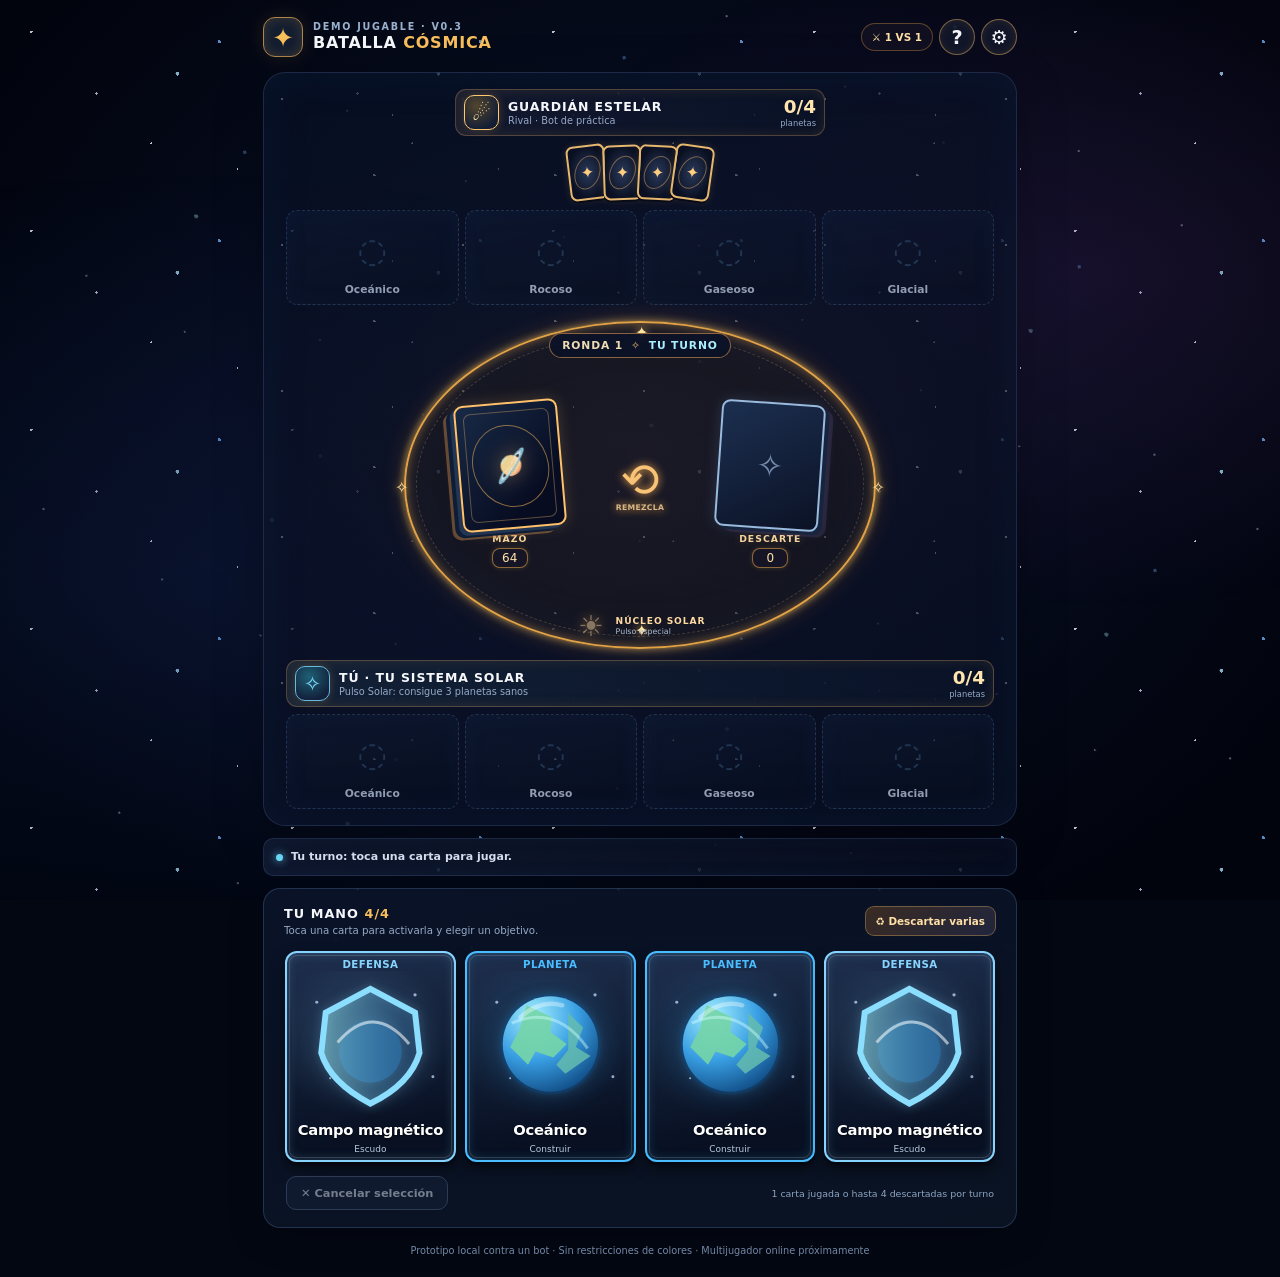
<file: index.html>
<!doctype html>
<html lang="es">
<head>
  <meta charset="utf-8" />
  <meta name="viewport" content="width=device-width, initial-scale=1, viewport-fit=cover" />
  <meta name="theme-color" content="#030714" />
  <meta name="description" content="Prototipo jugable de cartas espaciales 1 contra 1, con meteoritos, planetas y estrellas fugaces." />
  <title>Batalla Cósmica · Prototipo 1 vs 1</title>
  <style>
:root{
  color-scheme:dark;--bg:#030712;--ink:#f6f7fb;--muted:#96a9c7;--gold:#f9bf5c;--gold-soft:#ffe4ae;
  --outline:rgba(244,194,113,.4);--line:rgba(131,171,230,.22);--panel:#0a1329e8;
  font-family:Inter,ui-sans-serif,system-ui,-apple-system,BlinkMacSystemFont,"Segoe UI",sans-serif;
}
*{box-sizing:border-box}
html{min-height:100%;background:var(--bg);scroll-behavior:smooth}
body{min-height:100vh;margin:0;color:var(--ink);overflow-x:hidden}
button{font:inherit;color:inherit;cursor:pointer;-webkit-tap-highlight-color:transparent}
button:focus-visible{outline:2px solid #fff;outline-offset:4px}
button:disabled{cursor:not-allowed;opacity:.49}
.hidden{display:none!important}
.universe,.universe>div{position:fixed;inset:0;pointer-events:none}
.universe{z-index:-1;overflow:hidden;background:radial-gradient(ellipse at 50% 44%,#0c1832 0%,#060b1c 45%,#01040d 85%)}
.stars{opacity:.75;background-image:radial-gradient(1.3px 1.3px at 12% 16%,#fff 98%,transparent),radial-gradient(1.7px 1.7px at 84% 21%,#79baff 98%,transparent),radial-gradient(1px 1px at 58% 72%,#fff 98%,transparent),radial-gradient(1.2px 1.2px at 37% 47%,#e7d5ff 98%,transparent),radial-gradient(2px 2px at 68% 37%,#b0e7ff 98%,transparent),radial-gradient(.9px .9px at 91% 85%,#fff 98%,transparent);background-size:261px 199px;animation:drift 110s linear infinite}
.stars-near{background-size:391px 313px;opacity:.35;animation-duration:160s;transform:rotate(-14deg)}
.nebula-a{background:radial-gradient(ellipse at 15% 65%,#1b357a36,transparent 50%),radial-gradient(ellipse at 86% 30%,#71348a29,transparent 38%)}
.nebula-b{background:radial-gradient(ellipse at 50% 50%,#c47c3820,transparent 37%)}
@keyframes drift{to{background-position:261px 199px}}
@keyframes floaty{0%,100%{transform:translateY(0)}50%{transform:translateY(-5px)}}
@keyframes pulse{0%,100%{box-shadow:0 0 11px #ffb44a82,0 0 22px #e17a3160}50%{box-shadow:0 0 20px #ffdd8fd9,0 0 34px #e19b4d85}}
@keyframes spin{to{transform:rotate(360deg)}}
@keyframes flash{0%,100%{opacity:.7}50%{opacity:1}}
.shell{width:min(100%,790px);padding:12px 14px max(15px,env(safe-area-inset-bottom));margin:0 auto;display:flex;flex-direction:column;gap:10px;min-height:100dvh}
.top-bar{display:flex;align-items:center;justify-content:space-between;gap:10px;min-height:46px}
.game-id{display:flex;align-items:center;gap:10px;min-width:0}.game-id-mark{height:40px;width:40px;display:grid;place-items:center;border:1px solid #af864a;border-radius:12px;font-size:1.65rem;color:var(--gold);box-shadow:inset 0 0 12px #f9b63c2c,0 0 20px #f6b8501e;background:#141e31}
.game-type{display:block;color:#9ab1cf;font-size:.6rem;letter-spacing:.18em;font-weight:800;white-space:nowrap}.game-id h1{font-size:1rem;line-height:1.2;letter-spacing:.05em;margin:1px 0 0;white-space:nowrap}.game-id em{color:var(--gold);font-style:normal}
.top-actions{display:flex;align-items:center;gap:6px}.mode-pill{padding:7px 10px;border:1px solid #bd843f70;border-radius:100px;color:#ffe1a5;font-size:.65rem;font-weight:900;white-space:nowrap;background:#18152596}.icon-button{border-radius:50%;width:36px;height:36px;background:#13192dd9;border:1px solid #dbaa618a;box-shadow:inset 0 0 8px #f0a53c19;font-size:1.2rem;font-weight:750;display:grid;place-items:center}.icon-button:hover{border-color:var(--gold-soft);background:#332015}
.play-field{position:relative;display:flex;flex-direction:column;gap:6px;border-radius:22px;border:1px solid #263554b8;padding:10px 10px 12px;background:linear-gradient(170deg,#081127ab,#0c1124bb 48%,#0a1127ad);box-shadow:inset 0 0 40px #0a2e5035,0 14px 50px #0004;overflow:hidden}
.play-field::before{content:"";position:absolute;inset:0;pointer-events:none;opacity:.28;background-image:radial-gradient(1px 1px at 10% 18%,#fff 99%,transparent),radial-gradient(1px 1px at 71% 29%,#fff 99%,transparent),radial-gradient(1.2px 1.2px at 61% 70%,#fff 99%,transparent);background-size:181px 146px}
.play-field>*{position:relative}
.combatant{display:flex;flex-direction:column;gap:7px}
.nameplate{display:flex;align-items:center;gap:9px;padding:5px 8px;border-radius:11px;background:linear-gradient(90deg,#151b31e3,#0a1428a1);border:1px solid #ae84576d;box-shadow:inset 0 0 13px #d69d3620}
.rival-nameplate{margin:0 auto;width:min(100%,370px)}
.my-nameplate{background:linear-gradient(90deg,#14243ade,#0a1428d8)}
.portrait{display:grid;place-items:center;flex:none;width:35px;height:35px;border-radius:10px;border:1px solid #ffc86e;background:radial-gradient(circle at 35% 30%,#51452e,#131e35 75%);color:var(--gold-soft);font-size:1.3rem;box-shadow:0 0 8px #f0ad4840}
.my-nameplate .portrait{color:#83d8ff;border-color:#66badd;background:radial-gradient(circle at 40% 30%,#1e6175,#13213c 75%)}
.name-meta{display:flex;flex:1;flex-direction:column;gap:1px;min-width:0}.name-meta strong{font-size:.78rem;letter-spacing:.07em;overflow:hidden;text-overflow:ellipsis;white-space:nowrap}.name-meta span{color:var(--muted);font-size:.61rem;white-space:nowrap;overflow:hidden;text-overflow:ellipsis}
.planet-score{text-align:right;display:flex;flex-direction:column;white-space:nowrap}.planet-score b{font-size:1.15rem;color:var(--gold-soft);line-height:1.1}.planet-score small{font-size:.52rem;color:var(--muted)}
.opponent-hand{height:52px;display:flex;justify-content:center;align-items:center;padding:1px 0 3px}
.enemy-mini-card{height:47px;width:34px;margin:0 -2px;border:2px solid #e6b76f;background:radial-gradient(ellipse at center,#2a3959 0%,#0a1022 74%);border-radius:7px;box-shadow:0 2px 0 #080b16,0 0 9px #ffc36325;position:relative;transform:rotate(var(--r));animation:floaty 5s ease-in-out infinite}
.enemy-mini-card:before{content:"";position:absolute;inset:8px 5px;border:1px solid #cc9a5e8c;border-radius:50%;transform:rotate(26deg)}
.enemy-mini-card:after{content:"✦";position:absolute;inset:0;display:grid;place-items:center;color:#ffce80;font-size:1rem}
.planet-lane{display:grid;grid-template-columns:repeat(4,minmax(0,1fr));gap:6px}
.orbit-slot{min-width:0;position:relative;display:flex;flex-direction:column;align-items:center;justify-content:center;gap:2px;border-radius:11px;padding:5px 3px;border:1px solid rgba(115,160,215,.34);background:linear-gradient(165deg,#12203a96,#080f20b0);min-height:77px;box-shadow:inset 0 0 19px #142c533d;overflow:hidden}
.orbit-slot:disabled{opacity:1;cursor:default}.orbit-slot.empty{border-style:dashed;opacity:.68}.orbit-slot.empty:disabled{opacity:.68}.orbit-slot.occupied{border-color:color-mix(in srgb,var(--planet-color) 45%,#214264);box-shadow:inset 0 0 15px color-mix(in srgb,var(--planet-color) 12%,transparent)}
.orbit-slot.target{cursor:pointer!important;opacity:1!important;border:2px solid #ffd37a;background:#27212ddc;animation:pulse 1.7s ease-in-out infinite}
.planet-art{height:47px;width:100%;display:flex;align-items:center;justify-content:center;position:relative}.planet-art svg{height:100%;max-width:78px;width:100%;filter:drop-shadow(0 0 5px color-mix(in srgb,var(--planet-color) 35%,transparent))}.slot-empty-icon{font-size:2.1rem;line-height:1;color:#42658a;opacity:.65}
.slot-name{font-size:.57rem;color:#d3e0f6;line-height:1.1;font-weight:750;text-align:center}.slot-markers{position:absolute;top:3px;right:3px;font-size:.7rem;line-height:1;display:flex;gap:1px;z-index:1}.slot-damage{position:absolute;left:22%;right:22%;top:28%;height:2px;background:#ff7a4d;transform:rotate(-40deg);box-shadow:0 0 6px #ff6b32}
.cosmic-circle{isolation:isolate;position:relative;width:min(100%,490px);height:clamp(220px,62vw,340px);margin:5px auto 0;display:flex;flex-direction:column;align-items:center;justify-content:space-between;padding:17px 14px 12px}
.cosmic-halo{position:absolute;inset:4px;z-index:-1;border-radius:50%;background:radial-gradient(ellipse at center,#713c1c19 0%,#261d1752 54%,transparent 77%);box-shadow:inset 0 0 60px #e2a14f17}
.orbit-ring{position:absolute;pointer-events:none;z-index:-1;border:2px solid #feb74ce0;border-radius:50%;inset:5px 9px;box-shadow:0 0 9px #ffcb6899,inset 0 0 11px #c98d4390,0 0 24px #ff9a3232}
.ring-inner{inset:17px 21px;border:1px dashed #ffd47d33;box-shadow:none;animation:spin 90s linear infinite}
.orbit-stars{position:absolute;inset:0;pointer-events:none;z-index:1;color:#ffe5a1}.orbit-stars span{position:absolute;text-shadow:0 0 10px #ffbe50;animation:flash 2s ease-in-out infinite}.orbit-stars span:nth-child(1){top:2%;left:49%}.orbit-stars span:nth-child(2){top:48%;right:0}.orbit-stars span:nth-child(3){bottom:4%;left:49%}.orbit-stars span:nth-child(4){top:48%;left:0}
.cosmic-heading{display:flex;align-items:center;gap:8px;font-weight:900;font-size:.67rem;letter-spacing:.08em;color:#ecdbb5;background:#0c1328ed;border:1px solid #b77f47bd;border-radius:20px;padding:5px 12px;z-index:2}
.round-separator{color:#fbc87b}.battle-label{color:#a9efff}.battle-label.enemy-turn{color:#ffc38f}.battle-label.game-over{color:#e2e7f2}
.piles-row{width:100%;display:grid;grid-template-columns:minmax(0,1fr) 55px minmax(0,1fr);align-items:center;justify-items:center;gap:2px;flex:1;min-height:0;margin:2px 0 0}
.pile{border:0;background:none;display:flex;flex-direction:column;align-items:center;justify-content:center;gap:4px;min-width:0;padding:0}.pile:disabled{opacity:1}.pile strong{font-size:.58rem;letter-spacing:.11em;font-weight:900;text-shadow:0 0 10px #e9b86844;color:#f7d59b}.pile-art{width:clamp(68px,20vw,104px);height:clamp(89px,25vw,127px);border-radius:9px;position:relative;display:flex;align-items:center;justify-content:center;transition:transform .2s ease}.pile:hover .pile-art{transform:translateY(-2px)}
.pile-back-art{transform:rotate(-5deg);border:2px solid #ffc16b;background:linear-gradient(135deg,#182a47,#070c21 75%);box-shadow:-4px 3px 0 #223553,-8px 5px 0 #0e1d35,-11px 7px 0 #b67c4680,0 0 16px #ffc66d33}
.pile-back-art::before{content:"";position:absolute;inset:7px;border:1px solid #c89d6370;border-radius:7px}.cosmic-back{display:grid;place-items:center;color:#ffda9c;border:1px solid #ffbf5c80;border-radius:50%;width:75%;height:68%;transform:rotate(-24deg)}.cosmic-back-orbit{font-size:2.1rem;filter:drop-shadow(0 0 10px #ffc46d60)}
.pile-front-art{transform:rotate(4deg);background:linear-gradient(150deg,#1c2f50,#0b1225);border:2px solid #99bbdf;box-shadow:4px 3px 0 #17243e,8px 5px 0 #50406e55,0 0 15px #8dbeff29;overflow:hidden}.pile-front-art.has-card{border-color:var(--discard-accent,#8bace1);background:#101a2a}.pile-front-art svg{height:100%;width:100%}.pile-front-art .discard-card-name{position:absolute;bottom:2px;left:0;right:0;padding:2px;font-size:.48rem;background:#070d1acb;text-align:center;font-weight:850;color:#f8f6f2}.pile-front-art .discard-art{height:100%;width:100%;display:grid;place-items:center}.empty-discard{font-size:2rem;color:#768cae}
.count-badge{min-width:36px;display:grid;place-items:center;border:1px solid #aa7a3ed1;color:#ffe3aa;font-size:.75rem;border-radius:8px;background:#151525;padding:2px 7px;box-shadow:0 0 5px #f5bd5130}
.cycle-mark{align-self:center;display:flex;flex-direction:column;align-items:center;gap:0;color:#f8c377;text-shadow:0 0 8px #ffb24f}.cycle-mark span{font-size:2.9rem;line-height:1;animation:spin 18s linear infinite}.cycle-mark small{font-size:.48rem;letter-spacing:.04em;color:#d9b888;font-weight:850}
.solar-dock{display:flex;align-items:center;justify-content:center;gap:8px;z-index:2;color:#ffdba2}.sun-button{border:0;background:none;padding:0;width:33px;height:33px;display:grid;place-items:center;opacity:.7}.sun-button.ready{opacity:1;animation:pulse 1.8s infinite;border-radius:50%}.sun-button.used{filter:grayscale(1);opacity:.35}.sun-disc{font-size:1.8rem;text-shadow:0 0 12px #ffb853}.solar-dock>div{display:flex;flex-direction:column;gap:1px}.solar-dock b{font-size:.57rem;letter-spacing:.1em}.solar-dock span:not(.sun-disc){font-size:.49rem;color:#afbed1}
.reshuffle-notice{position:absolute;z-index:6;top:44%;left:50%;width:90%;max-width:310px;transform:translate(-50%,-50%) scale(.93);background:#1a1732f5;color:#ffe4a2;border:1px solid #f6c567;box-shadow:0 0 25px #ffb23c7f;border-radius:14px;padding:12px;text-align:center;font-size:.82rem;font-weight:800;opacity:0;pointer-events:none}
.cosmic-circle.reshuffling .reshuffle-notice{animation:notice 1.1s ease-in-out forwards}.cosmic-circle.reshuffling .pile-art{animation:reshuffle 1.1s ease-in-out}.cosmic-circle.reshuffling .cycle-mark span{animation:spin .35s linear infinite}
@keyframes notice{0%{opacity:0;transform:translate(-50%,-50%) scale(.85)}25%,75%{opacity:1;transform:translate(-50%,-50%) scale(1)}100%{opacity:0;transform:translate(-50%,-50%) scale(1.05)}}
@keyframes reshuffle{0%{filter:brightness(1);transform:translateX(0) rotate(0)}40%{filter:brightness(2);transform:translateX(18px) rotate(15deg)}75%{transform:translateX(-9px) rotate(-18deg)}100%{transform:translateX(0) rotate(0)}}
.status-line{display:flex;align-items:center;gap:8px;padding:8px 12px;background:linear-gradient(95deg,#111b32e8,#0a1024cf);border:1px solid #32466889;border-radius:10px;min-height:38px;box-shadow:inset 0 0 16px #25477a19}.status-dot{height:7px;width:7px;background:#6ce0ff;border-radius:100%;box-shadow:0 0 8px #69cfff}.status-line #message{color:#e1edff;font-size:.69rem;font-weight:650;line-height:1.35}
.hand-panel{padding:11px 11px 10px;background:linear-gradient(165deg,#0a1429e8,#0b1424ef);border:1px solid #35496b9e;border-radius:17px;box-shadow:0 8px 34px #0004}
.hand-head{display:flex;justify-content:space-between;align-items:center;gap:8px}.hand-head h2{font-size:.8rem;letter-spacing:.08em;margin:0}.hand-head p{margin:3px 0 0;color:var(--muted);font-size:.64rem}.hand-count{color:var(--gold)}
.discard-mode-button{padding:8px 10px;color:#ffe0a7;font-size:.65rem;white-space:nowrap;font-weight:800;background:linear-gradient(140deg,#3a2b23,#20253d);border:1px solid #b58d5480;border-radius:9px}.discard-mode-button.active{color:#a6f3ff;border-color:#81dafa}
.hand{display:grid;grid-template-columns:repeat(4,minmax(0,1fr));align-items:end;gap:9px;min-height:196px;padding:15px 1px 7px}
.game-card{position:relative;display:flex;flex-direction:column;align-items:stretch;justify-content:space-between;min-width:0;width:100%;height:174px;border-radius:12px;padding:5px;border:2px solid var(--accent);color:#f3f7ff;background:linear-gradient(170deg,#1e2f4e,#081022 85%);box-shadow:0 3px 0 #050811,0 7px 14px #0008,inset 0 0 12px color-mix(in srgb,var(--accent) 23%,transparent);transition:transform .22s ease,box-shadow .22s ease,border-color .22s ease;overflow:visible;isolation:isolate}
.game-card:before{content:"";position:absolute;inset:2px;border-radius:8px;border:1px solid #ffffff25;pointer-events:none}.game-card .card-kind{display:block;min-height:13px;line-height:1.2;color:var(--accent);font-size:.55rem;font-weight:850;text-transform:uppercase;white-space:nowrap;overflow:hidden;letter-spacing:.035em}
.card-illustration{display:grid;place-items:center;flex:1;min-height:0;width:100%;border-radius:5px;overflow:hidden;background:radial-gradient(ellipse at 45% 45%,color-mix(in srgb,var(--accent) 18%,transparent),transparent 72%)}.card-illustration svg{height:100%;width:100%;filter:drop-shadow(0 0 5px color-mix(in srgb,var(--accent) 35%,transparent))}
.card-name{display:grid;place-items:center;min-height:28px;color:#fff;text-shadow:0 1px 2px #0009;font-size:.77rem;font-weight:900;line-height:1.06;text-align:center;letter-spacing:-.017em}
.card-bottom{font-size:.56rem;line-height:1.2;text-align:center;color:#b9cbe2;white-space:nowrap;text-overflow:ellipsis;overflow:hidden}
.game-card:hover:not(:disabled){transform:translateY(-6px)}.game-card.selected{z-index:4;transform:translateY(-11px) scale(1.035)!important;border-color:#ffe0a1!important;box-shadow:0 0 0 2px #c88c3b,0 0 15px #ffd78de0,0 0 33px #f1a5429c,0 7px 13px #0008;animation:selectedShine 2.4s ease-in-out infinite}
.game-card.selected::after{content:"✦";position:absolute;left:-8px;top:-16px;color:#fff0b1;text-shadow:0 0 8px #ffc042,5px 130px 8px #ffd978;font-size:1.1rem;animation:floaty 2s infinite;pointer-events:none}
@keyframes selectedShine{0%,100%{box-shadow:0 0 0 2px #c88c3b,0 0 15px #ffd78de0,0 0 33px #f1a5429c,0 7px 13px #0008}50%{box-shadow:0 0 0 2px #ffe1a1,0 0 26px #ffdc9bef,0 0 46px #f1a542a8,0 7px 13px #0008}}
.game-card.discard-selected{transform:translateY(-9px);border-color:#fbe49f!important;box-shadow:0 0 20px #ffcf697f}.game-card.discard-selected:after{content:"✓";position:absolute;right:-3px;top:-12px;background:#ffc45f;color:#17213a;font-size:.78rem;padding:3px 6px;border-radius:50%}
.hand-actions{display:flex;justify-content:space-between;align-items:center;gap:8px;padding:7px 2px 0;min-height:39px}.action-footnote{color:#8da4c3;font-size:.59rem;text-align:right}
.button{padding:9px 14px;font-size:.71rem;font-weight:900;border-radius:10px;border:1px solid #53698a}.button.secondary{background:#17233b;color:#e5effc}.button.primary{background:linear-gradient(145deg,#ffe1a0,#c98735);color:#191420;border-color:#ffc966;box-shadow:0 0 17px #d99b3e4a}
.discard-actions{display:flex;flex-direction:column;gap:8px;margin-top:6px}.discard-top,.discard-buttons{display:flex;align-items:center;justify-content:space-between;gap:8px}.discard-top span{font-size:.69rem;color:#f5d7a1}.text-button{background:none;border:none;color:#92d8ff;font-size:.65rem;text-decoration:underline}.discard-buttons .button{flex:1}
.footer{text-align:center;padding:4px 8px;color:#7387a5;font-size:.61rem;line-height:1.5}
.effects-layer{position:fixed;inset:0;z-index:200;pointer-events:none;overflow:hidden}.projectile{position:absolute;z-index:201;font-size:3rem;filter:drop-shadow(0 0 13px #f5b053);pointer-events:none;will-change:transform}.impact-ring{position:absolute;width:60px;height:60px;border:4px solid #ffe3a1;border-radius:50%;box-shadow:0 0 22px #ffa94d;pointer-events:none}
.toast{position:fixed;left:50%;top:11%;z-index:300;transform:translate(-50%,-18px);min-width:190px;max-width:min(90%,440px);padding:11px 16px;text-align:center;border-radius:12px;background:#18203af5;border:1px solid #ffc36f;color:#ffe5bc;opacity:0;pointer-events:none;box-shadow:0 0 20px #ffc36350;font-size:.79rem;font-weight:850;line-height:1.4}.toast.show{animation:toastFade 2.5s ease-in-out forwards}@keyframes toastFade{0%{opacity:0;transform:translate(-50%,-18px)}15%,80%{opacity:1;transform:translate(-50%,0)}100%{opacity:0;transform:translate(-50%,-12px)}}
.modal{border:1px solid #deae65;border-radius:20px;background:linear-gradient(155deg,#121d36,#080e1e);color:var(--ink);padding:24px;width:min(94vw,480px);max-height:86dvh;overflow:auto;box-shadow:0 20px 85px #000b,0 0 35px #d99b353c}.modal::backdrop{background:#02050dcf;backdrop-filter:blur(6px)}.modal-top{display:flex;justify-content:space-between;align-items:center;gap:10px}.eyebrow{color:#f7cb82;font-size:.66rem;font-weight:850;letter-spacing:.17em}.close-btn{width:33px;height:33px;background:#222d42;border:1px solid #53688a;border-radius:9px}.modal h2{margin:8px 0 10px;font-size:1.45rem;color:#ffe1ae}.modal p{font-size:.84rem;color:#c4d5ef;line-height:1.6}.note{font-size:.74rem!important;color:#9db3d4!important}.rules-grid{display:grid;grid-template-columns:repeat(2,minmax(0,1fr));gap:8px}.rules-grid>div{padding:10px;background:#14213b;border-radius:9px;border:1px solid #344865;display:flex;flex-direction:column;gap:5px}.rules-grid b{font-size:.71rem}.rules-grid span{font-size:.68rem;color:#b8c7df;line-height:1.35}.modal-confirm{width:100%;margin-top:13px;padding:12px}.setting-info{display:flex;justify-content:space-between;gap:12px;border-bottom:1px solid #334460;padding:12px 0;font-size:.78rem}.setting-info span{color:#b6c8df}.setting-info strong{color:#ffdf9f}.star-symbol,.solar-symbol,.end-icon{text-align:center;font-size:3.5rem;filter:drop-shadow(0 0 14px #ffbe7a)}.star-modal h2{text-align:center}.star-modal p{text-align:center}.star-actions{display:grid;grid-template-columns:repeat(3,minmax(0,1fr));gap:8px;margin-top:17px}.star-actions button{padding:13px 7px;display:flex;flex-direction:column;align-items:center;gap:5px;border-radius:12px;border:1px solid #d5ab66;background:linear-gradient(140deg,#26314b,#101c33);min-height:133px;transition:transform .18s}.star-actions button:hover{transform:translateY(-3px);background:#243252}.star-actions button>span{font-size:1.9rem;color:#fcd48f}.star-actions strong{font-size:.69rem}.star-actions small{font-size:.61rem;color:#bfd1e9;line-height:1.3;text-align:center}.end-modal{text-align:center}
@media (max-width:560px){
  .shell{padding:8px 8px max(8px,env(safe-area-inset-bottom));gap:7px}
  .game-id{gap:7px}.game-id-mark{width:33px;height:33px;font-size:1.25rem}.game-type{font-size:.48rem;letter-spacing:.11em}.game-id h1{font-size:.78rem}.icon-button{width:30px;height:30px;font-size:1.05rem}.top-actions{gap:4px}.mode-pill{font-size:.56rem;padding:6px}
  .play-field{padding:7px 7px 9px;gap:5px;border-radius:14px}.nameplate{padding:4px 6px;gap:6px}.portrait{height:27px;width:27px;font-size:1rem;border-radius:8px}.name-meta strong{font-size:.61rem}.name-meta span{font-size:.5rem}.planet-score b{font-size:.85rem}.planet-score small{font-size:.45rem}
  .opponent-hand{height:40px}.enemy-mini-card{height:36px;width:27px;border-width:1.5px;border-radius:5px}.enemy-mini-card:after{font-size:.75rem}
  .planet-lane{gap:4px}.orbit-slot{border-radius:7px;min-height:59px;padding:2px 1px;gap:0}.planet-art{height:38px}.slot-empty-icon{font-size:1.8rem}.slot-name{font-size:.47rem;white-space:nowrap}.slot-markers{font-size:.61rem}
  .cosmic-circle{height:clamp(218px,64vw,300px);margin:1px auto 0;padding:11px 10px 8px}.cosmic-heading{font-size:.55rem;padding:4px 9px}.piles-row{grid-template-columns:minmax(0,1fr) 35px minmax(0,1fr);gap:0}.pile-art{width:clamp(65px,21vw,88px);height:clamp(82px,27vw,109px)}.pile strong{font-size:.5rem}.cycle-mark span{font-size:2.05rem}.cycle-mark small{font-size:.37rem}.solar-dock b{font-size:.5rem}.solar-dock span:not(.sun-disc){font-size:.46rem}.sun-button{height:27px;width:28px}.sun-disc{font-size:1.45rem}
  .status-line{padding:6px 8px;min-height:33px}.status-line #message{font-size:.6rem}
  .hand-panel{padding:9px 6px 7px;border-radius:12px}.hand-head h2{font-size:.7rem}.hand-head p{font-size:.55rem}.discard-mode-button{padding:7px 6px;font-size:.55rem}.hand{gap:4px;padding:16px 0 6px;min-height:146px}.game-card{height:142px;padding:3px;border-radius:9px;border-width:1.5px}.game-card .card-kind{font-size:.43rem;min-height:11px}.card-name{font-size:.57rem;min-height:23px}.card-bottom{font-size:.46rem}.hand-actions{min-height:34px}.button{padding:8px;font-size:.62rem}.action-footnote{font-size:.52rem}
  .footer{font-size:.54rem}.modal{padding:18px}.modal h2{font-size:1.3rem}.star-actions button{min-height:118px;padding:11px 5px}.star-actions strong{font-size:.62rem}.star-actions small{font-size:.54rem}
}
@media (max-width:359px){.game-id h1{font-size:.7rem}.mode-pill{display:none}.planet-art{height:32px}.orbit-slot{min-height:54px}.cosmic-circle{height:213px}.hand-head p{font-size:.5rem}.game-card{height:128px}.card-name{font-size:.52rem}.card-bottom{font-size:.43rem}.hand{min-height:134px}}
@media (min-width:680px){.shell{padding:14px 18px;gap:12px}.play-field{padding:16px 22px}.cosmic-circle{height:338px}.opponent-hand{height:60px}.enemy-mini-card{height:55px;width:39px}.orbit-slot{min-height:95px}.planet-art{height:62px}.slot-name{font-size:.67rem}.hand{min-height:233px}.game-card{height:211px}.card-illustration svg{max-height:134px}.card-name{font-size:.92rem}.game-card .card-kind{font-size:.64rem}.hand-panel{padding:17px 20px}}
@media (prefers-reduced-motion:reduce){*,*::before,*::after{animation-duration:.01ms!important;animation-iteration-count:1!important;transition-duration:.01ms!important;scroll-behavior:auto!important}}

</style>
</head>
<body>
  <div class="universe" aria-hidden="true"><div class="stars stars-far"></div><div class="stars stars-near"></div><div class="nebula nebula-a"></div><div class="nebula nebula-b"></div></div>
  <main class="shell">
    <header class="top-bar">
      <div class="game-id">
        <div class="game-id-mark">✦</div>
        <div><span class="game-type">DEMO JUGABLE · V0.3</span><h1>BATALLA <em>CÓSMICA</em></h1></div>
      </div>
      <div class="top-actions"><span class="mode-pill">⚔ 1 VS 1</span><button id="rulesBtn" class="icon-button" type="button" title="Reglas" aria-label="Ver reglas">?</button><button id="settingsBtn" class="icon-button" type="button" title="Configuración" aria-label="Abrir configuración">⚙</button></div>
    </header>

    <section class="play-field" aria-label="Campo de batalla espacial">
      <section class="combatant opponent" aria-label="Rival controlado por computadora">
        <div class="nameplate rival-nameplate"><div class="portrait">☄</div><div class="name-meta"><strong>GUARDIÁN ESTELAR</strong><span>Rival · Bot de práctica</span></div><div class="planet-score"><b id="enemyScore">0/4</b><small>planetas</small></div></div>
        <div id="enemyHand" class="opponent-hand" aria-label="Cartas ocultas del rival"></div>
        <div id="enemySlots" class="planet-lane opponent-lane" aria-label="Planetas del rival"></div>
      </section>

      <section class="cosmic-circle" aria-label="Mazo central y descarte">
        <div class="cosmic-halo"></div><div class="orbit-ring ring-outer"></div><div class="orbit-ring ring-inner"></div>
        <div class="orbit-stars" aria-hidden="true"><span>✦</span><span>✧</span><span>✦</span><span>✧</span></div>
        <div class="cosmic-heading"><span id="roundCount">RONDA 1</span><span class="round-separator">✧</span><span id="turnBadge" class="battle-label">TU TURNO</span></div>
        <div class="piles-row">
          <button class="pile draw-pile" id="drawPile" type="button" aria-label="Mazo de robo. Robas automáticamente al terminar el turno.">
            <span class="pile-art pile-back-art"><span class="cosmic-back"><span class="cosmic-back-orbit">🪐</span></span></span>
            <strong>MAZO</strong><span class="count-badge" id="deckCount">0</span>
          </button>
          <div class="cycle-mark" aria-hidden="true"><span>⟲</span><small>REMEZCLA</small></div>
          <button class="pile trash-pile" id="trashPile" type="button" aria-label="Pila de descarte, con la última carta utilizada boca arriba.">
            <span id="discardTop" class="pile-art pile-front-art"><span class="empty-discard">✧</span></span>
            <strong>DESCARTE</strong><span class="count-badge" id="trashCount">0</span>
          </button>
        </div>
        <div id="reshuffleNotice" class="reshuffle-notice" role="status" aria-live="polite">↻ El descarte se baraja y vuelve al mazo</div>
        <div class="solar-dock"><button class="sun-button" id="solarBtn" type="button" title="Pulso solar al tener tres planetas sanos" aria-label="Activar Pulso Solar"><span class="sun-disc">☀</span></button><div><b>NÚCLEO SOLAR</b><span id="solarLabel">Pulso especial</span></div></div>
      </section>

      <section class="combatant player" aria-label="Tu zona de juego">
        <div class="nameplate my-nameplate"><div class="portrait">✧</div><div class="name-meta"><strong>TÚ · TU SISTEMA SOLAR</strong><span id="sunStatus">Pulso Solar bloqueado</span></div><div class="planet-score"><b id="myScore">0/4</b><small>planetas</small></div></div>
        <div id="mySlots" class="planet-lane player-lane" aria-label="Tus planetas"></div>
      </section>
    </section>

    <div class="status-line"><span class="status-dot"></span><div id="message" role="status" aria-live="polite">Selecciona una carta para jugar.</div></div>

    <section class="hand-panel" aria-label="Tus cartas en mano">
      <div class="hand-head"><div><h2>TU MANO <span id="handCount" class="hand-count">4/4</span></h2><p id="handHint">Toca una carta y después elige su objetivo.</p></div><button id="discardModeBtn" type="button" class="discard-mode-button">♻ Descartar cartas</button></div>
      <div id="hand" class="hand" aria-label="Cartas disponibles"></div>
      <div id="normalActions" class="hand-actions"><button id="cancelBtn" type="button" class="button secondary" disabled>✕ Cancelar selección</button><span class="action-footnote">1 carta jugada o hasta 4 descartadas por turno</span></div>
      <div id="discardActions" class="discard-actions hidden"><div class="discard-top"><span id="selectedDiscardCount">0 seleccionadas</span><button id="selectAllBtn" type="button" class="text-button">Seleccionar las 4</button></div><div class="discard-buttons"><button id="cancelDiscardBtn" type="button" class="button secondary">Volver</button><button id="confirmDiscardBtn" type="button" class="button primary" disabled>Descartar y robar</button></div></div>
    </section>
    <footer class="footer">Prototipo local contra un bot · Sin restricciones de colores · Multijugador online próximamente</footer>
  </main>
  <div id="effects" class="effects-layer" aria-hidden="true"></div><div id="toast" class="toast" role="status" aria-live="polite"></div>

  <dialog id="rulesDialog" class="modal"><div class="modal-top"><span class="eyebrow">REGLAS DE LA DEMO</span><button class="close-btn" type="button" data-close="rulesDialog" aria-label="Cerrar">✕</button></div><h2>¡Forma tu sistema solar!</h2><p>Consigue <b>cuatro planetas diferentes y sanos</b>: oceánico, rocoso, gaseoso y glacial. Todavía <b>NO existen restricciones de colores</b> para atacar, proteger o reparar.</p><div class="rules-grid"><div><b>☄ Meteorito</b><span>Daña un planeta; si ya está dañado, lo destruye.</span></div><div><b>🛡 Campo magnético</b><span>Bloquea un impacto sobre tu planeta.</span></div><div><b>✚ Reparación</b><span>Recupera un planeta dañado.</span></div><div><b>☾ Luna</b><span>Se sacrifica para evitar la destrucción de un planeta dañado.</span></div><div><b>🌠 Estrella fugaz</b><span>Escoge exactamente uno: atacar, proteger o crear el planeta que te falte.</span></div><div><b>☀ Pulso Solar</b><span>Al tener tres planetas sanos puedes usarlo una vez para reparar o proteger.</span></div></div><p><b>En tu turno:</b> juega una carta o descarta entre 1 y 4 cartas. Después robas automáticamente hasta tener 4. El rival juega y vuelve tu turno.</p><p><b>Cuando se acaba el mazo:</b> las cartas del descarte se barajan, pasan boca abajo al mazo y se continúa robando.</p><p class="note">Si creas tu cuarto planeta con una Estrella Fugaz, debes mantener los cuatro sanos hasta el inicio de tu siguiente turno para ganar.</p><button class="button primary modal-confirm" type="button" data-close="rulesDialog">Entendido</button></dialog>

  <dialog id="settingsDialog" class="modal"><div class="modal-top"><span class="eyebrow">AJUSTES</span><button class="close-btn" type="button" data-close="settingsDialog" aria-label="Cerrar">✕</button></div><h2>Nueva partida</h2><p>En esta versión 1 vs 1 dejamos <b>4 cartas por jugador</b>, tal como acordamos. Cada partida es contra un bot local, sin internet.</p><div class="setting-info"><span>👥 Jugadores</span><strong>1 vs 1</strong></div><div class="setting-info"><span>🃏 Cartas por mano</span><strong>4 (máximo)</strong></div><div class="setting-info"><span>🌈 Restricciones de colores</span><strong>Desactivadas</strong></div><input type="radio" name="handSize" value="4" checked hidden /><button id="newGameBtn" type="button" class="button primary modal-confirm">↻ Reiniciar partida</button></dialog>

  <dialog id="starDialog" class="modal star-modal"><div class="modal-top"><span class="eyebrow">CARTA ESPECIAL</span><button class="close-btn" type="button" data-close="starDialog" aria-label="Cerrar">✕</button></div><div class="star-symbol">🌠</div><h2>Estrella fugaz</h2><p>Se transforma en <b>UNA</b> de estas tres acciones. Cuando elijas «Crear planeta», toca el tipo que quieras en tu tablero.</p><div class="star-actions"><button data-star="meteor" type="button"><span>☄</span><strong>ATACAR</strong><small>Como un meteorito: daña a un rival</small></button><button data-star="shield" type="button"><span>⬡</span><strong>PROTEGER</strong><small>Coloca un escudo en tu planeta</small></button><button data-star="planet" type="button"><span>🪐</span><strong>CREAR PLANETA</strong><small>Elige cualquiera que te falte</small></button></div></dialog>

  <dialog id="solarDialog" class="modal"><div class="modal-top"><span class="eyebrow">HABILIDAD ÚNICA</span><button class="close-btn" type="button" data-close="solarDialog" aria-label="Cerrar">✕</button></div><div class="solar-symbol">☀</div><h2>Pulso Solar</h2><p>Una sola vez por partida. Selecciona una acción y toca el planeta donde quieres usarla. Consume tu turno.</p><div class="star-actions"><button data-solar="repair" type="button"><span>✚</span><strong>REPARAR</strong><small>Quita el daño de un planeta</small></button><button data-solar="shield" type="button"><span>⬡</span><strong>PROTEGER</strong><small>Da un escudo a un planeta</small></button></div></dialog>

  <dialog id="endDialog" class="modal end-modal"><div id="endIcon" class="end-icon">🏆</div><h2 id="endTitle">Fin de partida</h2><p id="endDescription"></p><button id="playAgainBtn" type="button" class="button primary modal-confirm">↻ Otra partida</button></dialog>
  <script>
'use strict';

// Batalla Cósmica V0.3 — demo local 1 vs 1, sin servidor online.
const TYPES = [
  {id:'ocean',name:'Oceánico',short:'Océano',color:'#49bdff'},
  {id:'rock',name:'Rocoso',short:'Rocoso',color:'#fc8569'},
  {id:'gas',name:'Gaseoso',short:'Gaseoso',color:'#f7be79'},
  {id:'ice',name:'Glacial',short:'Glacial',color:'#86e5ff'}
];
const KINDS={
  meteor:{name:'Meteorito',heading:'Ataque',hint:'Impacto',color:'#ffc575'},
  shield:{name:'Campo magnético',heading:'Defensa',hint:'Escudo',color:'#87d5ff'},
  repair:{name:'Reparación',heading:'Energía',hint:'Curación',color:'#8effc5'},
  moon:{name:'Luna guardiana',heading:'Satélite',hint:'Vida extra',color:'#dbd6ff'},
  star:{name:'Estrella fugaz',heading:'Legendaria',hint:'Comodín',color:'#ffe0a4'},
  comet:{name:'Cometa',heading:'Especial',hint:'Rompe defensa',color:'#ceafff'}
};
const $=id=>document.getElementById(id);
const reduced=()=>window.matchMedia && window.matchMedia('(prefers-reduced-motion: reduce)').matches;
let game,playIndex=null,targetMode=null,discardMode=false,discardIndexes=new Set(),locked=false,botTimer=null,session=0;

function randomInt(max){return Math.floor(Math.random()*max)}
function shuffle(list){for(let i=list.length-1;i>0;i--){const j=randomInt(i+1);[list[i],list[j]]=[list[j],list[i]];}return list}
function makeDeck(){let n=0;const out=[];const add=(kind,type,num)=>{for(let i=0;i<num;i++)out.push({id:++n,kind,type});};
  TYPES.forEach(t=>add('planet',t.id,7));add('meteor',null,14);add('shield',null,10);add('repair',null,9);add('moon',null,5);add('comet',null,4);add('star',null,2);return shuffle(out);
}
function newGame(size=4){if(botTimer)clearTimeout(botTimer);session++;game={size,deck:makeDeck(),discard:[],players:[{board:{},hand:[],solarUsed:false},{board:{},hand:[],solarUsed:false}],current:0,round:1,finished:false,starPending:[false,false]};
  playIndex=null;targetMode=null;discardMode=false;discardIndexes.clear();locked=false;drawToMax(0);drawToMax(1);hideDialog('endDialog');setMessage('Tu turno: toca una carta para jugar.');render();
}
function showReshuffle(){
  const circle=document.querySelector('.cosmic-circle');
  if(!circle)return;
  circle.classList.remove('reshuffling'); void circle.offsetWidth;
  circle.classList.add('reshuffling');
  clearTimeout(showReshuffle.timeout);
  showReshuffle.timeout=setTimeout(()=>circle.classList.remove('reshuffling'),1150);
  toast('↻ ¡El descarte se barajó y volvió al mazo!');
}
function drawToMax(who){
  const hand=game.players[who].hand;
  while(hand.length<game.size){
    if(!game.deck.length){
      if(!game.discard.length)break;
      game.deck=shuffle(game.discard.splice(0));
      // Cartas usadas: boca arriba → mezcla visual → mazo boca abajo.
      showReshuffle();
    }
    hand.push(game.deck.pop());
  }
}
function healthy(who){return TYPES.filter(t=>game.players[who].board[t.id] && !game.players[who].board[t.id].damaged).length}
function setMessage(message){$('message').textContent=message}
function toast(text){const node=$('toast');node.textContent=text;node.classList.remove('show');void node.offsetWidth;node.classList.add('show')}
function showDialog(id){const el=$(id);if(!el.open)el.showModal()}
function hideDialog(id){const el=$(id);if(el.open)el.close()}
function labelOf(c){if(c.kind==='planet'){const t=TYPES.find(t=>t.id===c.type);return {heading:'Planeta',name:t.name,hint:'Construir',color:t.color}}return KINDS[c.kind]}

// Arte vectorial original para no depender de imágenes ni conexiones externas.
function spaceSvg(inner,uid){return `<svg viewBox="0 0 100 90" role="presentation" aria-hidden="true"><defs><radialGradient id="sky-${uid}"><stop stop-color="#213d70" stop-opacity=".9"/><stop offset="1" stop-color="#030b1c" stop-opacity=".05"/></radialGradient></defs><ellipse cx="50" cy="46" rx="49" ry="43" fill="url(#sky-${uid})" opacity=".7"/><g fill="#c8dafe" opacity=".75"><circle cx="14" cy="17" r="1"/><circle cx="80" cy="12" r="1.1"/><circle cx="23" cy="68" r=".7"/><circle cx="92" cy="67" r="1"/></g>${inner}</svg>`}
function planetSvg(type,uid){const gid=`orb-${uid}`;const gradients={
  ocean:['#a2eeff','#399fe3','#0d467e'],rock:['#ffcb8b','#e66a4c','#8b2f40'],gas:['#ffdfad','#c89359','#755b7a'],ice:['#f0feff','#8ed4ee','#376aab']};const g=gradients[type];
  let art='';if(type==='ocean')art='<path d="M34 19 51 27 50 37 61 45 52 54 40 50 35 59 23 47 29 36z" fill="#75d5a8" opacity=".9"/><path d="M62 24 72 34 67 47 77 53 60 65 54 59 62 49z" fill="#64bcb0" opacity=".85"/><path d="M24 31Q54 18 75 48" stroke="#d4ffff" opacity=".42" stroke-width="2" fill="none"/>';
  if(type==='rock')art='<g fill="#6b3345" opacity=".42"><circle cx="38" cy="32" r="9"/><circle cx="64" cy="46" r="12"/><circle cx="45" cy="63" r="5"/></g><path d="M27 46 39 36 51 42 67 29" stroke="#ffd1aa" stroke-width="3" opacity=".3" fill="none"/>';
  if(type==='gas')art='<g fill="none" stroke-linecap="round"><path d="M22 31Q50 41 78 29" stroke="#b67151" stroke-width="7"/><path d="M21 46Q49 38 80 49" stroke="#f2c798" stroke-width="6"/><path d="M29 62Q50 55 70 65" stroke="#9c6580" stroke-width="6"/></g><ellipse cx="58" cy="43" rx="11" ry="5" fill="#b85f49" opacity=".75"/>';
  if(type==='ice')art='<g stroke="#d8faff" stroke-width="2" fill="#dbfaff" opacity=".55"><path d="M24 43 40 20 45 44 34 58z"/><path d="M49 68 59 30 74 54 67 67z"/><path d="M36 58 49 43 57 65z"/></g><path d="M25 42 71 30" stroke="#fff" opacity=".55"/>';
  return spaceSvg(`<defs><radialGradient id="${gid}" cx=".32" cy=".2" r=".9"><stop stop-color="${g[0]}"/><stop offset=".52" stop-color="${g[1]}"/><stop offset="1" stop-color="${g[2]}"/></radialGradient><clipPath id="clip-${uid}"><circle cx="50" cy="45" r="32"/></clipPath></defs><circle cx="50" cy="45" r="34" fill="${g[2]}" opacity=".35"/><circle cx="50" cy="45" r="32" fill="url(#${gid})"/><g clip-path="url(#clip-${uid})">${art}</g><path d="M30 27Q43 15 58 19" stroke="#fff" stroke-width="3" opacity=".35" stroke-linecap="round" fill="none"/>`,uid);
}
function artSvg(card,uid){const kind=card.kind;if(kind==='planet')return planetSvg(card.type,uid);
  if(kind==='meteor')return spaceSvg('<defs><linearGradient id="fire-'+uid+'" x1="0" y1="1" x2="1" y2="0"><stop stop-color="#ff6b31" stop-opacity="0"/><stop offset=".65" stop-color="#f9a43e"/><stop offset="1" stop-color="#fff1ad"/></linearGradient></defs><path d="M5 74Q22 49 39 29Q30 54 53 45Q24 77 12 77z" fill="url(#fire-'+uid+')"/><path d="M24 61 61 23 83 40 62 71 37 76z" fill="#746e77" stroke="#ffe3a6" stroke-width="2"/><path d="M38 60 54 43 71 46" stroke="#c5b5a4" stroke-width="4" fill="none"/><circle cx="55" cy="62" r="6" fill="#4e4c59"/><circle cx="69" cy="39" r="5" fill="#53434b"/>',uid);
  if(kind==='shield')return spaceSvg('<defs><linearGradient id="shield-'+uid+'"><stop stop-color="#a7ffff" stop-opacity=".45"/><stop offset="1" stop-color="#2d8cd8" stop-opacity=".1"/></linearGradient></defs><circle cx="50" cy="50" r="21" fill="#275c8b"/><path d="M50 8 80 24 83 51Q77 72 50 85 23 71 17 51L20 24z" fill="url(#shield-'+uid+')" stroke="#8cdeff" stroke-width="4"/><path d="M28 44Q52 16 76 45" stroke="#fff" opacity=".55" stroke-width="2" fill="none"/>',uid);
  if(kind==='repair')return spaceSvg('<circle cx="50" cy="47" r="30" fill="#22655d" opacity=".45"/><circle cx="50" cy="47" r="25" fill="none" stroke="#65d9c1" stroke-width="4" stroke-dasharray="43 12"/><path d="M44 23H56V41H74V53H56V71H44V53H26V41H44z" fill="#baffdc"/><circle cx="50" cy="47" r="33" fill="none" stroke="#62ecbe" opacity=".3" stroke-width="2"/>',uid);
  if(kind==='moon')return spaceSvg('<ellipse cx="50" cy="46" rx="41" ry="17" fill="none" stroke="#8ab3dd" stroke-width="2" transform="rotate(-20 50 46)" opacity=".4"/><circle cx="53" cy="42" r="30" fill="#c3c5dc"/><g fill="#9297ba"><circle cx="44" cy="33" r="8"/><circle cx="62" cy="52" r="10"/><circle cx="37" cy="54" r="5"/></g><path d="M33 25 Q47 13 62 19" fill="none" stroke="#fff" opacity=".4" stroke-width="3"/>',uid);
  if(kind==='star')return spaceSvg('<defs><radialGradient id="star-'+uid+'"><stop stop-color="#fff"/><stop offset=".5" stop-color="#ffeeb8"/><stop offset="1" stop-color="#ecb36d" stop-opacity=".2"/></radialGradient></defs><path d="M3 74Q29 42 48 35" stroke="#7be7ff" stroke-width="13" stroke-linecap="round" opacity=".2"/><path d="M7 72 43 42" stroke="#fff5ba" stroke-width="3"/><path d="M59 11 69 36 94 46 68 56 59 81 50 56 24 46 50 36z" fill="url(#star-'+uid+')"/><circle cx="59" cy="46" r="11" fill="#fffdf3"/>',uid);
  if(kind==='comet')return spaceSvg('<path d="M7 75 52 29" stroke="#8d6aff" stroke-width="22" opacity=".22" stroke-linecap="round"/><path d="M10 74 55 26" stroke="#c5abff" stroke-width="8" opacity=".6" stroke-linecap="round"/><circle cx="62" cy="27" r="16" fill="#cec4e9"/><circle cx="57" cy="21" r="6" fill="#a99bb5"/><path d="M50 14Q60 4 69 15" stroke="#fff" stroke-width="3" opacity=".6" fill="none"/>',uid);
  return '';
}
function slotHtml(who,t){const s=game.players[who].board[t.id];const target=!!(targetMode&&targetMode.who===who&&targetMode.types.includes(t.id));const glyph=s?planetSvg(t.id,`slot-${who}-${t.id}`):'<span class="slot-empty-icon">◌</span>';
 return `<button class="orbit-slot ${s?'occupied':'empty'} ${target?'target':''}" data-target-player="${who}" data-target-type="${t.id}" aria-label="${who===0?'Tu':'Rival'} planeta ${t.name}: ${!s?'vacío':s.damaged?'dañado':'sano'} ${s?.shield?'con escudo':''} ${s?.moon?'con luna':''}" ${!target?'disabled':''} style="--planet-color:${t.color}"><div class="planet-art">${glyph}</div><span class="slot-name">${t.name}</span>${s?`<span class="slot-markers">${s.shield?'🛡':''}${s.moon?'☾':''}${s.damaged?'⚠':''}</span>${s.damaged?'<span class="slot-damage"></span>':''}`:''}</button>`;
}
function cardHtml(card,i){const d=labelOf(card);const selected=discardMode?discardIndexes.has(i):playIndex===i;
  return `<button class="game-card ${card.kind} ${discardMode&&selected?'discard-selected':!discardMode&&selected?'selected':''}" style="--accent:${d.color}" data-card-index="${i}" aria-pressed="${selected}" aria-label="${d.name}, ${d.hint}${selected?', seleccionada':''}" ${game.current!==0||game.finished||locked?'disabled':''}><span class="card-kind">${d.heading}</span><span class="card-illustration">${artSvg(card,'hand-'+card.id)}</span><span class="card-name">${d.name}</span><span class="card-bottom">${d.hint}</span></button>`;
}
function render(){const me=game.players[0],enemy=game.players[1];$('enemySlots').innerHTML=TYPES.map(t=>slotHtml(1,t)).join('');$('mySlots').innerHTML=TYPES.map(t=>slotHtml(0,t)).join('');$('myScore').textContent=`${healthy(0)}/4`;$('enemyScore').textContent=`${healthy(1)}/4`;
  $('enemyHand').innerHTML=enemy.hand.map((_,i)=>`<span class="enemy-mini-card" style="--r:${(-7+i*5)}deg"></span>`).join('');$('deckCount').textContent=game.deck.length;
  $('trashCount').textContent=game.discard.length;
  const discardTop=$('discardTop'),last=game.discard.at(-1);
  if(last){
    const d=labelOf(last);
    discardTop.className='pile-art pile-front-art has-card';
    discardTop.style.setProperty('--discard-accent',d.color);
    discardTop.innerHTML=`<span class="discard-art">${artSvg(last,`discard-${last.id}`)}</span><span class="discard-card-name">${d.name}</span>`;
  }else{
    discardTop.className='pile-art pile-front-art';
    discardTop.innerHTML='<span class="empty-discard">✧</span>';
  }
$('handCount').textContent=`${me.hand.length}/${game.size}`;$('hand').innerHTML=me.hand.map(cardHtml).join('');$('roundCount').textContent=`RONDA ${game.round}`;
  $('turnBadge').textContent=game.finished?'FIN DE PARTIDA':game.current===0?'TU TURNO':'TURNO RIVAL';$('turnBadge').className='battle-label '+(game.finished?'game-over':game.current===1?'enemy-turn':'');
  const ready=healthy(0)>=3&&!me.solarUsed&&game.current===0&&!game.finished&&!locked;const sun=$('solarBtn');sun.className='sun-button'+(ready?' ready':me.solarUsed?' used':'');sun.disabled=!ready||discardMode;const sStatus=me.solarUsed?'Pulso Solar: utilizado':ready?'Pulso Solar: ¡disponible!':'Pulso Solar: consigue 3 planetas sanos';$('sunStatus').textContent=sStatus;
  $('discardModeBtn').classList.toggle('active',discardMode);$('discardModeBtn').textContent=discardMode?'✕ Salir de descarte':'♻ Descartar varias';$('discardModeBtn').disabled=game.current!==0||game.finished||locked;
  $('normalActions').classList.toggle('hidden',discardMode);$('discardActions').classList.toggle('hidden',!discardMode);$('cancelBtn').disabled=playIndex===null||locked;
  $('selectedDiscardCount').textContent=`${discardIndexes.size} ${discardIndexes.size===1?'seleccionada':'seleccionadas'}`;$('confirmDiscardBtn').disabled=!discardIndexes.size||locked;$('confirmDiscardBtn').textContent=discardIndexes.size?`Descartar ${discardIndexes.size} y robar`:'Elige cartas';
  $('handHint').textContent=discardMode?'Toca de 1 a 4 cartas. Luego confirma para descartarlas y robar nuevas.':targetMode?'Toca un planeta con borde dorado para ejecutar la acción.':'Toca una carta para activarla y elegir un objetivo.';
}
function resetPlaySelection(){playIndex=null;targetMode=null;render()}
function clearDiscard(){discardMode=false;discardIndexes.clear()}
function playerCanAct(){return game&&game.current===0&&!game.finished&&!locked}
function chooseCard(index){if(!playerCanAct())return;if(discardMode){if(discardIndexes.has(index))discardIndexes.delete(index);else discardIndexes.add(index);render();return;}
  if(playIndex===index){resetPlaySelection();setMessage('Selección cancelada.');return;}playIndex=index;const card=game.players[0].hand[index];targetMode=null;
  if(card.kind==='star'){render();showDialog('starDialog');setMessage('🌠 Estrella fugaz: elige su transformación.');return;}stageTarget(card.kind,card.type);
}
function availableTargets(kind,type,actor=0){const own=game.players[actor].board;const other=game.players[1-actor].board;let who=actor,ts=[];
  if(kind==='planet'){ts=TYPES.filter(t=>!own[t.id]&&(type==='any'||t.id===type)).map(t=>t.id);}
  else if(kind==='meteor'){who=1-actor;ts=TYPES.filter(t=>!!other[t.id]).map(t=>t.id);}
  else if(kind==='shield'){ts=TYPES.filter(t=>own[t.id]&&!own[t.id].shield).map(t=>t.id);}
  else if(kind==='repair'){ts=TYPES.filter(t=>own[t.id]&&own[t.id].damaged).map(t=>t.id);}
  else if(kind==='moon'){ts=TYPES.filter(t=>own[t.id]&&!own[t.id].moon).map(t=>t.id);}
  else if(kind==='comet'){who=1-actor;ts=TYPES.filter(t=>other[t.id]&&(other[t.id].shield||other[t.id].moon)).map(t=>t.id);}
  return {who,types:ts};
}
function stageTarget(kind,type,solar=false){const targets=availableTargets(kind,type,0);targetMode={kind,type,who:targets.who,types:targets.types,solar};
  if(!targets.types.length){
    targetMode=null;
    setMessage('No hay objetivo válido para esa acción. Prueba otra carta o descarta.');
    toast('No tienes un objetivo válido para esa carta');
  }else{
    setMessage(kind==='planet'&&type==='any'?'🌠 Elige qué planeta quieres crear: toca una órbita vacía dorada.':'✨ Toca un planeta con borde dorado para usar tu carta.');
  }
  render();
}
// Las cartas permanentes permanecen físicamente en el tablero. No se reciclan
// hasta que su planeta, luna o escudo se destruya / consuma.
function discardPermanent(card){
  if(card && Number.isInteger(card.id))game.discard.push(card);
}
function performEffect(kind,actor,who,type,playedCard=null){
  const board=game.players[who].board,s=board[type];
  const name=TYPES.find(t=>t.id===type)?.name||'planeta';
  let result='';
  if(kind==='planet'){
    board[type]={damaged:false,shield:null,moon:null,planetCard:playedCard};
    result=`🪐 ${name} se une a la órbita`;
  }
  if(kind==='meteor'){
    if(s.shield){
      discardPermanent(s.shield);s.shield=null;
      result='🛡 ¡El escudo bloqueó el meteorito!';
    }else if(s.damaged&&s.moon){
      discardPermanent(s.moon);s.moon=null;
      result='🌙 La Luna evitó su destrucción';
    }else if(s.damaged){
      discardPermanent(s.planetCard);
      discardPermanent(s.moon);
      discardPermanent(s.shield);
      delete board[type];
      result='💥 ¡Planeta destruido!';
    }else{
      s.damaged=true;
      result='☄ ¡Impacto! Planeta dañado';
    }
  }
  if(kind==='shield'){
    s.shield=playedCard||{kind:'solar'};
    result='🛡 Campo magnético activado';
  }
  if(kind==='repair'){
    s.damaged=false;
    result='✚ ¡Planeta reparado!';
  }
  if(kind==='moon'){
    s.moon=playedCard;
    result='🌙 Luna guardiana instalada';
  }
  if(kind==='comet'){
    if(s.shield){
      discardPermanent(s.shield);s.shield=null;
      result='☄ Cometa: protección magnética destruida';
    }else if(s.moon){
      discardPermanent(s.moon);s.moon=null;
      result='☄ Cometa: luna expulsada de la órbita';
    }
  }
  toast(result);return result;
}
async function animateMove(sourceEl,targetEl,kind){if(reduced()||!sourceEl||!targetEl)return;const a=sourceEl.getBoundingClientRect(),b=targetEl.getBoundingClientRect();const sx=a.left+a.width/2,sy=a.top+a.height/2,dx=b.left+b.width/2-sx,dy=b.top+b.height/2-sy;
  const el=document.createElement('div');el.className='projectile';el.textContent={meteor:'☄️',shield:'⬡',repair:'✚',planet:'✦',moon:'☾',comet:'☄',solar:'☀'}[kind]||'✦';el.style.left=`${sx}px`;el.style.top=`${sy}px`;$('effects').appendChild(el);
  const anim=el.animate([{transform:'translate(-50%,-50%) translate(0px,0px) scale(.55)',opacity:.2},{transform:`translate(-50%,-50%) translate(${dx*.6}px,${dy*.6}px) scale(1.13)`,opacity:1},{transform:`translate(-50%,-50%) translate(${dx}px,${dy}px) scale(.9)`,opacity:.95}],{duration:kind==='meteor'?490:390,easing:'cubic-bezier(.16,.58,.21,1)',fill:'forwards'});
  try{await anim.finished}catch(_){}el.remove();const ring=document.createElement('div');ring.className='impact-ring';ring.style.left=`${sx+dx}px`;ring.style.top=`${sy+dy}px`;$('effects').appendChild(ring);const impact=ring.animate([{opacity:1,transform:'translate(-50%,-50%) scale(.2)'},{opacity:0,transform:'translate(-50%,-50%) scale(2.2)'}],{duration:280,easing:'ease-out'});try{await impact.finished}catch(_){}ring.remove();
}
async function onTargetClick(who,type){if(!playerCanAct()||!targetMode||targetMode.who!==who||!targetMode.types.includes(type))return;
  const localSession=session;locked=true;const kind=targetMode.kind;const target=document.querySelector(`[data-target-player="${who}"][data-target-type="${type}"]`);const source=targetMode.solar?$('solarBtn'):$('hand').querySelector(`[data-card-index="${playIndex}"]`);const isStar=!targetMode.solar&&game.players[0].hand[playIndex]?.kind==='star';const fromSolar=!!targetMode.solar;
  await animateMove(source,target,kind);if(localSession!==session)return;
  let playedCard=null;
  if(fromSolar){game.players[0].solarUsed=true;}
  else{
    playedCard=game.players[0].hand.splice(playIndex,1)[0];
    if(playedCard && !['planet','shield','moon'].includes(kind))game.discard.push(playedCard);
  }
  const msg=performEffect(kind,0,who,type,playedCard);clearDiscard();playIndex=null;targetMode=null;endAction(0,{starFourth:isStar&&kind==='planet',message:msg});
}
function exitDiscard(){clearDiscard();render();setMessage('Elige una carta para jugar.');}
function discardSelected(){if(!playerCanAct()||!discardMode||!discardIndexes.size)return;const cards=game.players[0].hand;let removed=[];for(const idx of [...discardIndexes].sort((a,b)=>b-a))removed.push(...cards.splice(idx,1));game.discard.push(...removed);toast(`♻ ${removed.length} ${removed.length===1?'carta descartada':'cartas descartadas'}`);const n=removed.length;clearDiscard();playIndex=null;targetMode=null;endAction(0,{message:`Descartaste ${n} ${n===1?'carta':'cartas'} y robaste nuevas.`});}
function endAction(actor,{starFourth=false,message=''}={}){
  drawToMax(actor);if(healthy(actor)===4){if(starFourth){game.starPending[actor]=true;toast('🌠 ¡Defiende tu cuarto planeta hasta tu siguiente turno!');}else{finish(actor);return;}}
  if(actor===0&&game.starPending[1]){if(healthy(1)===4){finish(1);return;}game.starPending[1]=false;}
  game.current=1-actor;locked=actor===0;render();
  if(actor===0){setMessage(message?`${message} · El rival está pensando…`:'El rival está pensando…');const currentSession=session;botTimer=setTimeout(()=>{if(currentSession===session)botMove()},700);}
  else {game.round++;locked=false;if(game.starPending[0]){if(healthy(0)===4){finish(0);return;}game.starPending[0]=false;}
    setMessage('¡Tu turno! Puedes jugar una carta o descartar varias.');render();}
}
function finish(winner){game.finished=true;game.current=-1;locked=false;game.starPending=[false,false];render();const won=winner===0;$('endIcon').textContent=won?'🏆':'☄';$('endTitle').textContent=won?'¡Sistema solar completado!':'El rival completó su sistema';$('endDescription').textContent=won?'¡Conseguiste cuatro planetas sanos diferentes! Prueba otra mano o juega con más estrategia.':'Tu sistema necesita un nuevo intento. Usa los escudos, lunas y descartes para preparar mejores jugadas.';setMessage(won?'🏆 ¡Victoria!':'☄ El rival ganó esta partida.');showDialog('endDialog');}
function botMove(){if(game.finished||game.current!==1)return;const bot=game.players[1],choices=[];
  bot.hand.forEach((c,i)=>{
    if(c.kind==='star'){
      for(const type of availableTargets('planet','any',1).types)choices.push({i,kind:'planet',type,who:1,priority:9,star:true});
      return;
    }
    const {who,types}=availableTargets(c.kind,c.type,1);for(const type of types){const s=bot.board[type];let priority=0;
      if(c.kind==='planet')priority=10;
      if(c.kind==='repair')priority=9;
      if(c.kind==='meteor')priority=6+(game.players[0].board[type]?.damaged?2:0);
      if(c.kind==='shield')priority=4+(s?.damaged?1:0);
      if(c.kind==='moon')priority=3+(s?.damaged?2:0);
      if(c.kind==='comet')priority=5;
      choices.push({i,kind:c.kind,who,type,priority,star:false});
    }
  });
  if(choices.length){choices.sort((a,b)=>b.priority-a.priority||Math.random()-.5);const move=choices[0];const old=bot.hand.splice(move.i,1)[0];
    if(old && !['planet','shield','moon'].includes(move.kind))game.discard.push(old);
    const before=healthy(1);
    const info=performEffect(move.kind,1,move.who,move.type,old);setMessage(`Rival: ${info}`);endAction(1,{starFourth:move.star&&before===3,message:info});}
  else{const n=Math.min(bot.hand.length,1+randomInt(2));for(let i=0;i<n;i++)game.discard.push(bot.hand.shift());toast(`Rival descartó ${n} ${n===1?'carta':'cartas'}`);endAction(1,{message:'El rival descartó cartas.'});}
}

$('hand').addEventListener('click',e=>{const card=e.target.closest('[data-card-index]');if(card)chooseCard(Number(card.dataset.cardIndex))});
$('enemySlots').addEventListener('click',e=>{const slot=e.target.closest('.orbit-slot.target');if(slot)onTargetClick(1,slot.dataset.targetType)});
$('mySlots').addEventListener('click',e=>{const slot=e.target.closest('.orbit-slot.target');if(slot)onTargetClick(0,slot.dataset.targetType)});
$('discardModeBtn').addEventListener('click',()=>{if(!playerCanAct())return;if(discardMode){exitDiscard();return;}discardMode=true;discardIndexes.clear();playIndex=null;targetMode=null;render();setMessage('Selecciona todas las cartas que quieras descartar (1 a 4).')});
$('cancelDiscardBtn').addEventListener('click',exitDiscard);
$('selectAllBtn').addEventListener('click',()=>{if(!playerCanAct())return;discardIndexes=new Set(game.players[0].hand.map((_,i)=>i));render()});
$('confirmDiscardBtn').addEventListener('click',discardSelected);
$('cancelBtn').addEventListener('click',()=>{resetPlaySelection();setMessage('Selección cancelada.')});
$('drawPile').addEventListener('click',()=>toast('El mazo está barajado. Robas automáticamente después de tu acción.')); 
$('trashPile').addEventListener('click',()=>toast(`${game.discard.length} cartas usadas o descartadas, boca arriba`));
$('rulesBtn').addEventListener('click',()=>showDialog('rulesDialog'));
$('settingsBtn').addEventListener('click',()=>showDialog('settingsDialog'));
$('newGameBtn').addEventListener('click',()=>{const size=Number(document.querySelector('input[name="handSize"]:checked')?.value||4);hideDialog('settingsDialog');newGame(size)});
$('playAgainBtn').addEventListener('click',()=>newGame(game.size));
$('solarBtn').addEventListener('click',()=>{if(!playerCanAct()||healthy(0)<3||game.players[0].solarUsed||discardMode)return;playIndex=null;targetMode=null;render();showDialog('solarDialog')});
document.querySelectorAll('[data-star]').forEach(btn=>btn.addEventListener('click',()=>{if(playIndex===null)return;const kind=btn.dataset.star;hideDialog('starDialog');stageTarget(kind,kind==='planet'?'any':null)}));
document.querySelectorAll('[data-solar]').forEach(btn=>btn.addEventListener('click',()=>{if(!playerCanAct())return;hideDialog('solarDialog');const kind=btn.dataset.solar;stageTarget(kind,null,true)}));
document.querySelectorAll('[data-close]').forEach(btn=>btn.addEventListener('click',()=>{hideDialog(btn.dataset.close)}));
$('starDialog').addEventListener('close',()=>{if(playIndex!==null&&!targetMode&&!discardMode)resetPlaySelection()});
// Evita que un doble clic o una animación a medio terminar altere dos turnos.
newGame(4);

</script>
</body>
</html>
</file>
